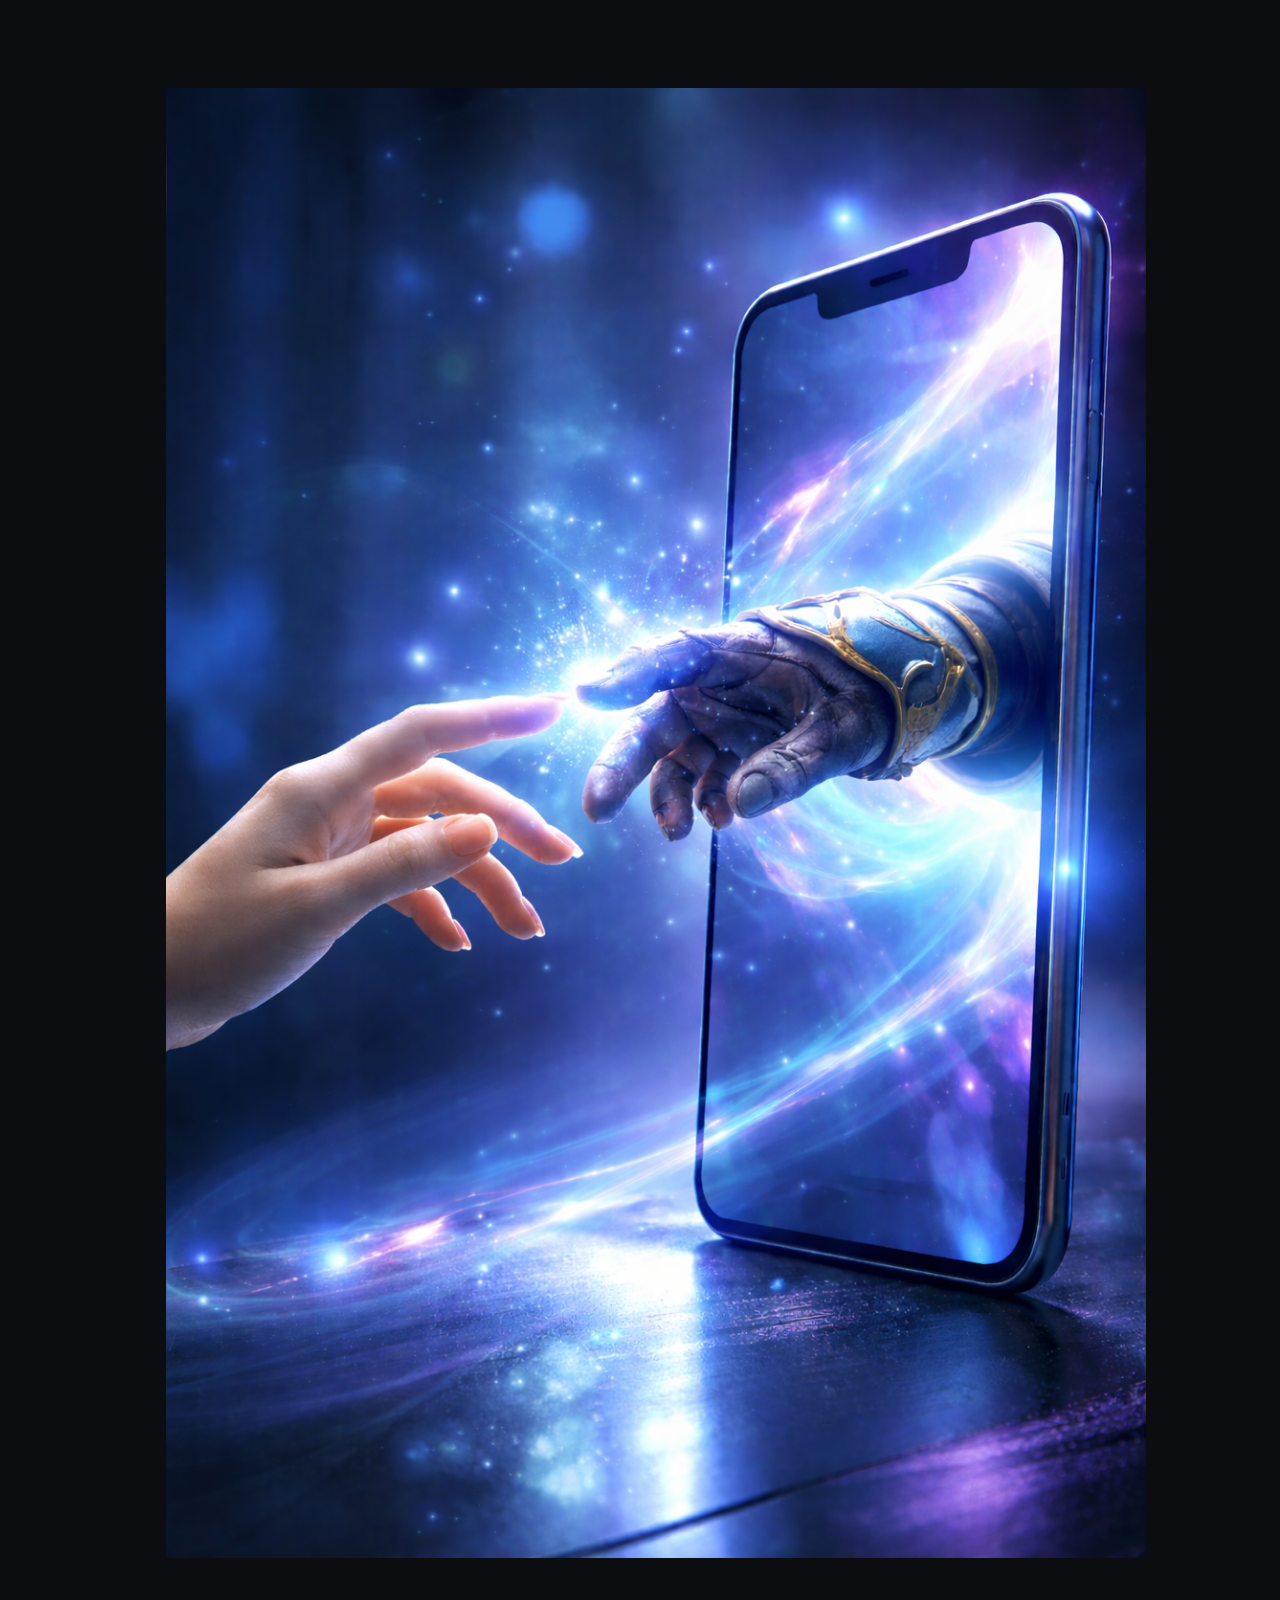
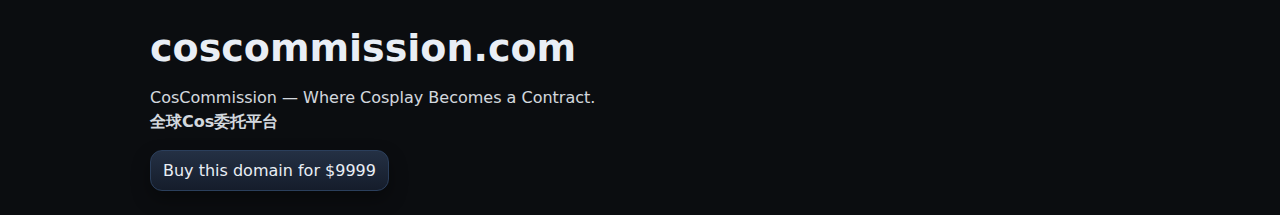
<file: index.html>
<!doctype html>
<html lang="en">
  <head>
    <meta charset="UTF-8" />
    <meta name="viewport" content="width=device-width, initial-scale=1.0" />
    <title>coscommission.com</title>
    <link rel="stylesheet" href="style.css" />
  </head>
  <body>
    <main class="wrap split">
    <div class="media">
        <img class="hero" src="assets/hero.jpg" alt="coscommission.com" />
    </div>

    <div class="copy">
      <h1>coscommission.com</h1>
      <p class="subtitle">
        CosCommission — Where Cosplay Becomes a Contract.<br>
		<strong>全球Cos委托平台</strong>
      </p>
        <a class="btn" href="https://www.afternic.com/domain/coscommission.com" target="_blank" rel="noopener">
        Buy this domain for $9999
        </a>
    </div>
    </main>
  </body>
</html>
</file>
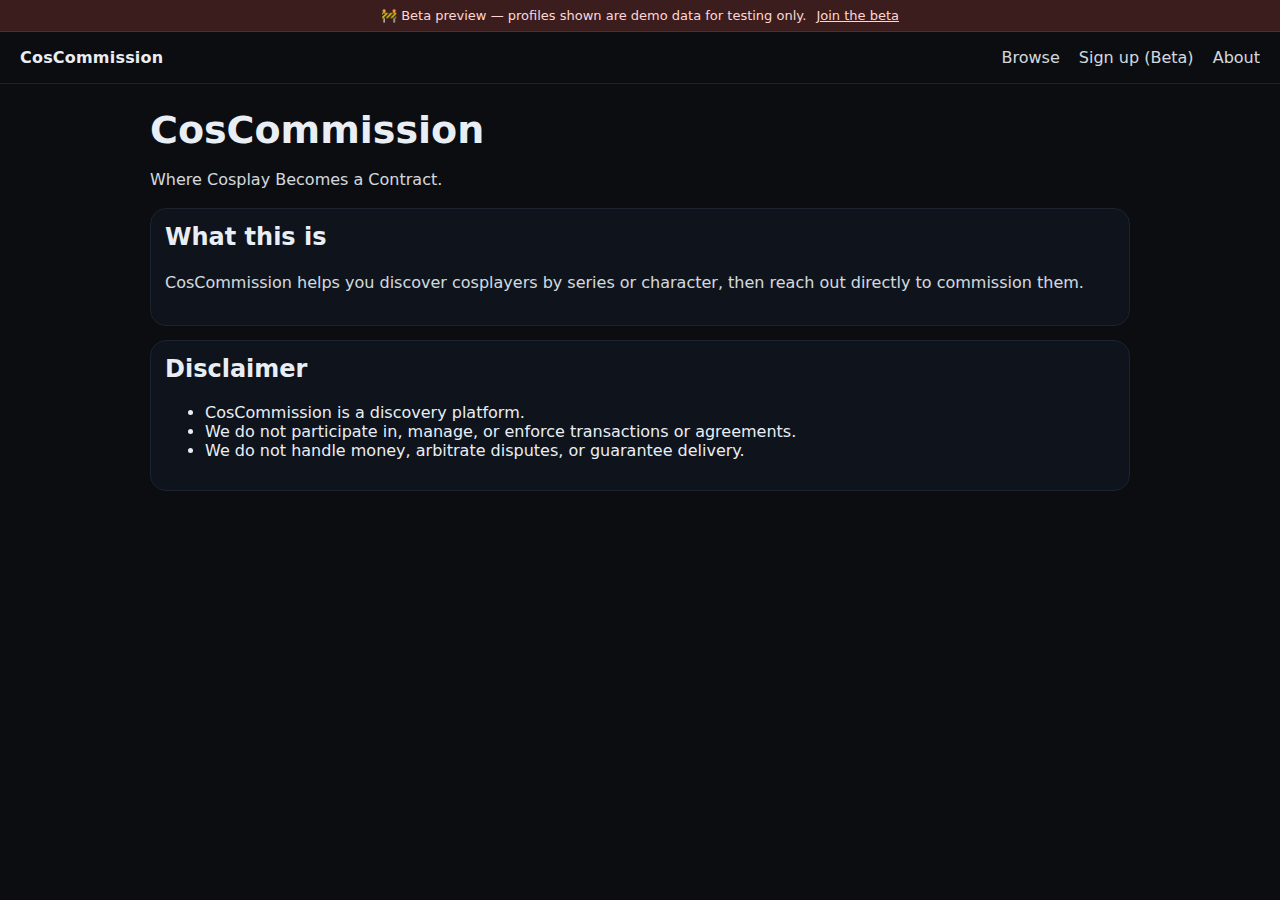
<file: about.html>
<!doctype html>
<html>
<head>
  <meta charset="utf-8" />
  <meta name="viewport" content="width=device-width,initial-scale=1" />
  <link rel="stylesheet" href="/style.css" />
  <title>About — CosCommission</title>
</head>
<body>
  <div class="betaBanner">
    🚧 Beta preview — profiles shown are demo data for testing only.  
    <a href="/signup.html">Join the beta</a>
  </div>
  <header class="top">
    <a class="logo" href="/">CosCommission</a>
    <nav>
      <a href="/browse.html">Browse</a>
      <a href="/signup.html">Sign up (Beta)</a>
      <a href="/about.html">About</a>
    </nav>
  </header>

  <main class="wrap">
    <h1>CosCommission</h1>
    <p class="subtitle">
      Where Cosplay Becomes a Contract.
    </p>

    <div class="panel">
      <h2>What this is</h2>
      <p>
        CosCommission helps you discover cosplayers by series or character, then reach out directly to commission them.
      </p>
    </div>

    <div class="panel">
      <h2>Disclaimer</h2>
      <ul class="bullets">
        <li>CosCommission is a discovery platform.</li>
        <li>We do not participate in, manage, or enforce transactions or agreements.</li>
        <li>We do not handle money, arbitrate disputes, or guarantee delivery.</li>
      </ul>
    </div>
  </main>
</body>
</html>
</file>
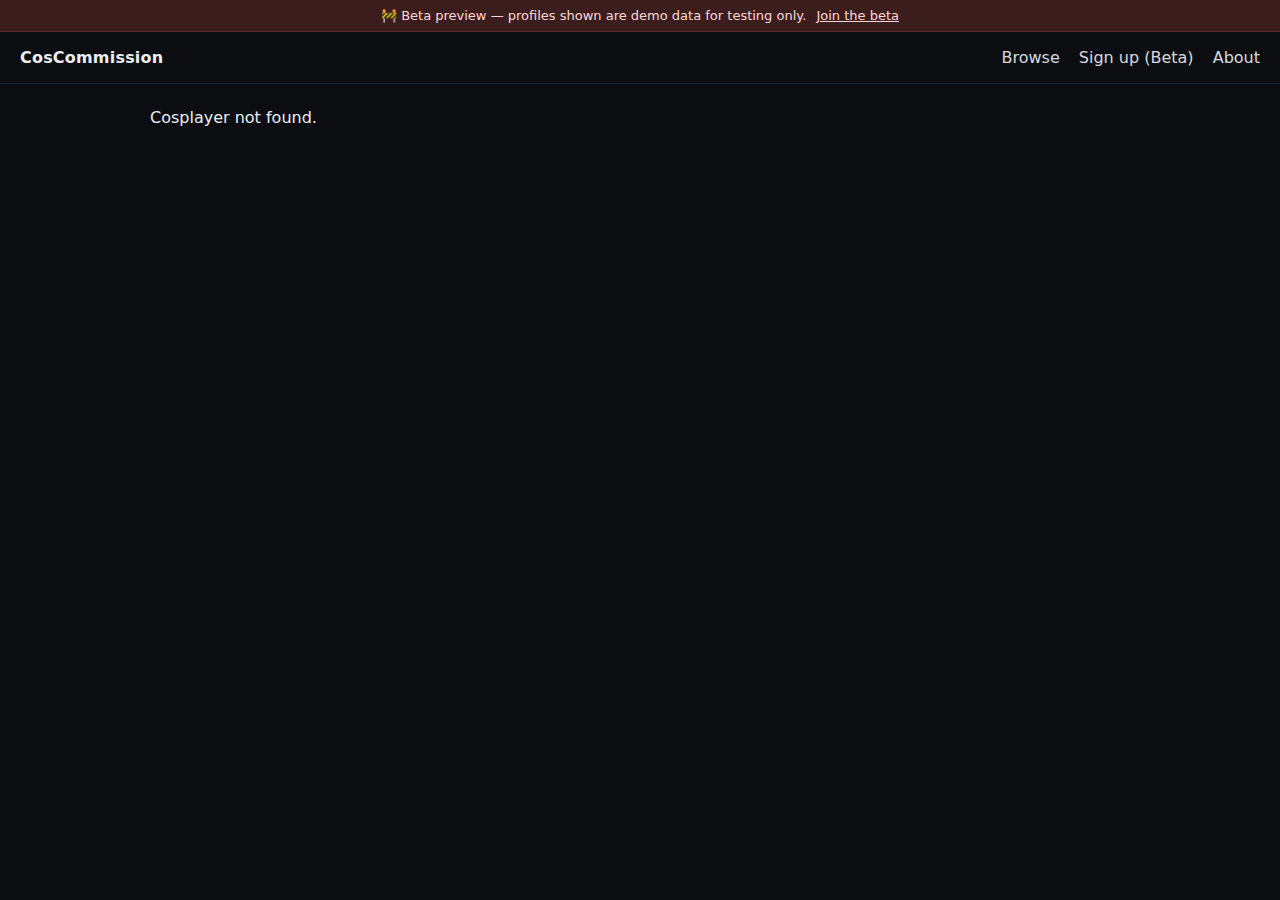
<file: profile.html>
<!doctype html>
<html>
<head>
  <meta charset="utf-8" />
  <meta name="viewport" content="width=device-width,initial-scale=1" />
  <link rel="stylesheet" href="style.css" />
  <title>Cosplayer — CosCommission</title>
</head>
<body>
    <div class="betaBanner">
    🚧 Beta preview — profiles shown are demo data for testing only.  
    <a href="signup.html">Join the beta</a>
    </div>

  <header class="top">
    <a class="logo" href="/">CosCommission</a>
    <nav>
      <a href="browse.html">Browse</a>
      <a href="signup.html">Sign up (Beta)</a>
      <a href="about.html">About</a>
    </nav>
  </header>

  <main class="wrap" id="profile">
    <h1 id="name">—</h1>
    <div class="pillRow">
      <span class="pill" id="rate">—</span>
      <span class="pill" id="availability">—</span>
      <span class="pill" id="stats">—</span>
    </div>

    <section class="panel">
      <h2>Commission boundaries</h2>
      <div class="bullets">
        <div id="bPublic"></div>
        <div id="bTouch"></div>
        <div id="bCustom"></div>
      </div>
    </section>

    <section class="panel">
      <h2>Contact</h2>
        <div class="note">
        <strong>Beta preview:</strong> This is a demo profile for testing only.
        Please do not contact the cosplayer shown here.
        </div>
      <div id="contacts" class="btnRow"></div>
    </section>

    <section class="panel">
      <h2>Portfolio</h2>
      <div id="gallery" class="gallery"></div>
    </section>
  </main>

  <script src="data.js"></script>
  <script src="app.js"></script>
</body>
</html>
</file>
<file: style.css>
.betaBanner {
  background: #3b1d1d;
  color: #ffd6d6;
  font-size: 13px;
  padding: 8px 16px;
  text-align: center;
  border-bottom: 1px solid #5a2a2a;
}
.betaBanner a {
  color: #ffd6d6;
  text-decoration: underline;
  margin-left: 6px;
}
.demoTag {
  font-size: 11px;
  padding: 2px 6px;
  margin-left: 6px;
  border-radius: 6px;
  background: #402020;
  color: #ffb3b3;
  border: 1px solid #6a3030;
}



body { font-family: system-ui, -apple-system, Segoe UI, Roboto, Arial; margin: 0; background: #0b0d10; color: #e9eef5; }
a { color: inherit; text-decoration: none; }
.top { display:flex; justify-content:space-between; align-items:center; padding:16px 20px; border-bottom:1px solid #1b2330; position:sticky; top:0; background:#0b0d10; }
.logo { font-weight:700; letter-spacing:0.2px; }
nav a { margin-left: 14px; opacity: 0.9; }
.wrap { max-width: 980px; margin: 0 auto; padding: 24px 16px; }
.hero { max-width: 980px; margin: 0 auto; padding: 64px 16px; }
h1 { font-size: 38px; margin: 0 0 10px; }
p { opacity: 0.9; line-height: 1.5; }

.search { display:flex; gap:10px; margin-top: 18px; }
.search input { flex:1; padding:14px 14px; border-radius:12px; border:1px solid #233044; background:#0f141c; color:#e9eef5; }
.search button { padding:14px 16px; border-radius:12px; border:1px solid #233044; background:#182233; color:#e9eef5; cursor:pointer; }

.note { margin-top: 14px; font-size: 13px; opacity: 0.8; }
.filters { display:flex; flex-wrap:wrap; gap:10px; align-items:center; margin: 14px 0 18px; }
.filters input[type="text"], .filters input[type="number"] { padding:10px 12px; border-radius:12px; border:1px solid #233044; background:#0f141c; color:#e9eef5; }
.filters button { padding:10px 12px; border-radius:12px; border:1px solid #233044; background:#182233; color:#e9eef5; cursor:pointer; }

/* Browse page: two-row search (character + location) */
.filtersPrimary { margin-bottom: 8px; }
.filtersSecondary { margin-top: 0; }

.browseSearch { flex: 1; min-width: 260px; max-width: 720px; }
.locSearch { flex: 1; min-width: 220px; max-width: 520px; }
.radiusSelect { width: 140px; }

.grid { display:grid; grid-template-columns: repeat(auto-fill, minmax(220px, 1fr)); gap:14px; }
.card { border:1px solid #1b2330; border-radius:16px; overflow:hidden; background:#0f141c; }
.card img { width:100%; height:180px; object-fit:cover; display:block; }
.cardBody { padding: 12px; }
.row { display:flex; justify-content:space-between; align-items:center; gap:8px; }
.name { font-weight:700; }
.rate { opacity:0.9; }
.small { font-size: 13px; opacity: 0.85; }


.cardBody .row {
  align-items: baseline;
}

.card{ position:relative; overflow:hidden; }

.cardPills{
  position:absolute;
  left:14px;
  top:14px;
  display:flex;
  gap:10px;
  flex-wrap:wrap;
  z-index:2;
}

.card img{ display:block; }

.nameLine{
  display:flex;
  align-items:center;
  gap:8px;
  min-width:0;           /* important so ellipsis can work in flex */
  flex:1;
}

.nameText{
  min-width:0;
  overflow:hidden;
  text-overflow:ellipsis;
  white-space:nowrap;
}


.panel { border:1px solid #1b2330; border-radius:16px; padding: 14px; background:#0f141c; margin-top: 14px; }
.pillRow { display:flex; flex-wrap:wrap; gap:8px; margin: 10px 0 0; }
.pill { border:1px solid #233044; border-radius:999px; padding: 6px 10px; font-size: 13px; opacity: 0.95; }
.btnRow { display:flex; flex-wrap:wrap; gap:10px; margin-top:10px; }
.btn { display:inline-block; padding:10px 12px; border-radius:12px; border:1px solid #233044; background:#182233; }

.gallery { display:grid; grid-template-columns: repeat(auto-fill, minmax(220px, 1fr)); gap:12px; }
.shot { border:1px solid #1b2330; border-radius:16px; overflow:hidden; }
.shot img { width:100%; height:220px; object-fit:cover; display:block; }
.tags { padding:10px 12px; font-size: 13px; opacity:0.85; }

.miniSelect{
  width: 170px;
  padding:10px 12px;
  border-radius:12px;
  border:1px solid #233044;
  background:#0f141c;
  color:#e9eef5;
}


.browseTop{
  margin: 14px 0 18px;
}

.browseTop input[type="text"]{
  padding:10px 12px;
  border-radius:12px;
  border:1px solid #233044;
  background:#0f141c;
  color:#e9eef5;
}

.browseSearch.primary{
  width: 100%;
  max-width: 760px;
  font-size: 18px;
  padding: 14px 16px;
}

.browseSecondary{
  display:flex;
  gap:14px;
  align-items:center;
  margin-top:12px;
  flex-wrap:wrap;
}

.locSearch{
  flex: 1;
  min-width: 260px;
  max-width: 520px;
}

.filterDetails summary{
  list-style:none;
  cursor:pointer;
  padding:12px 14px;
  border-radius:16px;
  border:1px solid #233044;
  background:#0f141c;
  color:#cfd8e3;
}
.filterDetails summary::-webkit-details-marker{ display:none; }

.filterDetails[open] summary{
  border-color:#2b3f5c;
}

.filterGrid{
  margin-top:10px;
  padding:12px;
  border-radius:16px;
  border:1px solid #233044;
  background:#0b1017;
  box-shadow: 0 18px 40px rgba(0,0,0,0.35);
}


.filterGrid select{
  padding:10px 12px;
  border-radius:12px;
  border:1px solid #233044;
  background:#0f141c;
  color:#e9eef5;
}

.filterDetails { position: relative; }
.filterDetails .filterGrid {
  position: absolute;
  right: 0;
  top: 52px;
  min-width: 320px;
  z-index: 20;
}

/* --- Tryst-like pill group --- */
.pillGroup{
  display:flex;
  align-items:center;
  gap:10px;
  padding:10px 12px;
  border-radius:16px;
  border:1px solid #233044;
  background:#0f141c;
  box-shadow: 0 10px 30px rgba(0,0,0,0.25);
  flex: 1;
  min-width: 360px;
  max-width: 760px;
}

.pillIcon{
  opacity:0.75;
  font-size:14px;
}

.pillInput{
  flex:1;
  border:none !important;
  outline:none;
  background:transparent !important;
  color:#e9eef5;
  padding:0 !important;
  min-width: 180px;
}

.pillDivider{
  width:1px;
  height:22px;
  background:#233044;
  opacity:0.9;
}

.pillSelect{
  border:none !important;
  outline:none;
  background:transparent !important;
  color:#e9eef5;
  padding:0 !important;
  min-width: 130px;
}

.primaryBtn{
  padding:12px 18px;
  border-radius:16px;
  border:1px solid #2b3f5c;
  background: linear-gradient(180deg, rgba(62,125,255,0.25), rgba(62,125,255,0.10));
  color:#e9eef5;
  font-weight:600;
}

.ghostBtn{
  padding:12px 14px;
  border-radius:16px;
  border:1px solid #233044;
  background:#0f141c;
  color:#cfd8e3;
  opacity:0.95;
}

.chip{
  display:inline-flex;
  align-items:center;
  gap:8px;
  padding:10px 12px;
  border-radius:999px;
  border:1px solid #233044;
  background:#0f141c;
  color:#cfd8e3;
  user-select:none;
}

.chip input{
  transform: scale(1.05);
}


/* --- Browse card badges (chips) --- */
.badges{
  display:flex;
  gap:10px;
  margin-top:10px;
  flex-wrap:wrap;
  align-items:center;
}

/* smaller, tighter, more "designed" */
.pill{
  display:inline-flex;
  align-items:center;
  padding:6px 12px;
  border-radius:999px;
  font-size:13px;
  line-height:1;
  letter-spacing:0.2px;

  background: rgba(255,255,255,0.05);
  border: 1px solid rgba(255,255,255,0.10);
  color: rgba(255,255,255,0.88);

  backdrop-filter: blur(8px);
}

/* subtle differentiation without neon */
.pillVirtual{
  background: rgba(120,160,255,0.08);
  border-color: rgba(120,160,255,0.18);
}

.pillInPerson{
  background: rgba(80,220,160,0.07);
  border-color: rgba(80,220,160,0.18);
}


.pillLoc{
  color: rgba(255,255,255,0.85);
}

/* --- Fix name truncation behavior (Brandon) --- */
.name{
  min-width:0;
}

.nameText{
  min-width:0;
  overflow:hidden;
  text-overflow:ellipsis;
  white-space:nowrap;
  display:block;
}


/* --- Card media wrapper so we can overlay badges on the image --- */
.cardMedia {
  position: relative;
  overflow: hidden;
  border-radius: 18px;
}

.cardMedia img {
  width: 100%;
  height: 220px;       /* adjust if your cards use a different image height */
  object-fit: cover;
  display: block;
}

/* --- Hover badges overlay --- */
.cardBadges {
  position: absolute;
  left: 12px;
  top: 12px;
  display: flex;
  gap: 8px;
  flex-wrap: wrap;

  opacity: 0;
  transform: translateY(-6px);
  transition: opacity 160ms ease, transform 160ms ease;
  pointer-events: none; /* prevents blocking clicks */
}

.card:hover .cardBadges {
  opacity: 1;
  transform: translateY(0);
}

/* On touch devices (no hover), keep them visible */
@media (hover: none) {
  .cardBadges {
    opacity: 1;
    transform: none;
  }
}

.badge {
  display: inline-flex;
  align-items: center;
  gap: 6px;
  padding: 6px 10px;
  border-radius: 999px;
  font-size: 13px;
  line-height: 1;
  backdrop-filter: blur(8px);
  background: rgba(0,0,0,0.45);
  border: 1px solid rgba(255,255,255,0.16);
  color: rgba(255,255,255,0.92);
}

/* Optional: subtle tint differences */
.badgeVirtual { }
.badgeInPerson { }

/* --- Make long names (like Brandon) truncate nicely --- */
.name {
  white-space: nowrap;
  overflow: hidden;
  text-overflow: ellipsis;
  max-width: 60%;
}

/* Mobile header fix: prevent nav + logo collision */
@media (max-width: 520px) {
  .top {
    flex-wrap: wrap;
    gap: 10px;
    padding: 12px 14px;
  }

  .logo {
    width: 100%;
  }

  nav {
    width: 100%;
    display: flex;
    flex-wrap: wrap;
    gap: 10px;
    justify-content: flex-start;
  }

  nav a {
    margin-left: 0; /* overrides desktop spacing */
  }
}

.bullets div {
  color: rgba(255,255,255,0.75);
  font-size: 15px;
}

/* Signup cosplayer portal polish */
.panel h2 { margin-top: 0; }

.panel input[type="email"],
.panel input[type="text"],
.panel input[type="number"]{
  padding:12px 12px;
  border-radius:12px;
  border:1px solid #233044;
  background:#0f141c;
  color:#e9eef5;
  outline:none;
  width: 100%;
  box-sizing: border-box;
}

.panel input::placeholder { color: rgba(233,238,245,0.55); }

/* --- Button states: idle / hover / active --- */
.search button,
.filters button,
.btn,
.primaryBtn,
.ghostBtn {
  cursor: pointer;
  transition: background 0.15s ease, transform 0.05s ease, box-shadow 0.15s ease;
}

/* Default (idle) — lighter + raised */
.search button,
.filters button,
.btn,
.primaryBtn,
.ghostBtn {
  background: linear-gradient(180deg, #243044, #151d2b);
  border-color: #2b3f5c;
  box-shadow: 0 8px 18px rgba(0,0,0,0.35);
}

/* Hover — slightly brighter */
.search button:hover,
.filters button:hover,
.btn:hover,
.primaryBtn:hover,
.ghostBtn:hover {
  background: linear-gradient(180deg, #2b3a52, #182235);
  box-shadow: 0 10px 22px rgba(0,0,0,0.45);
}

/* Active (clicked) — darker + pressed */
.search button:active,
.filters button:active,
.btn:active,
.primaryBtn:active,
.ghostBtn:active {
  background: linear-gradient(180deg, #0b1220, #020617);
  box-shadow: inset 0 4px 10px rgba(0,0,0,0.6);
  transform: translateY(1px);
}

/* Disabled — clearly disabled, not “pressed” */
button:disabled,
.btn:disabled {
  opacity: 0.5;
  cursor: not-allowed;
  box-shadow: none;
}

/* Form buttons should look calmer than hero CTAs */
.formBtn {
  font-weight: 500;        /* not bold */
  font-size: 0.95rem;      /* slightly smaller */
  letter-spacing: 0.01em;  /* relaxed */
  padding: 10px 14px;      /* less chunky */
}
</file>
